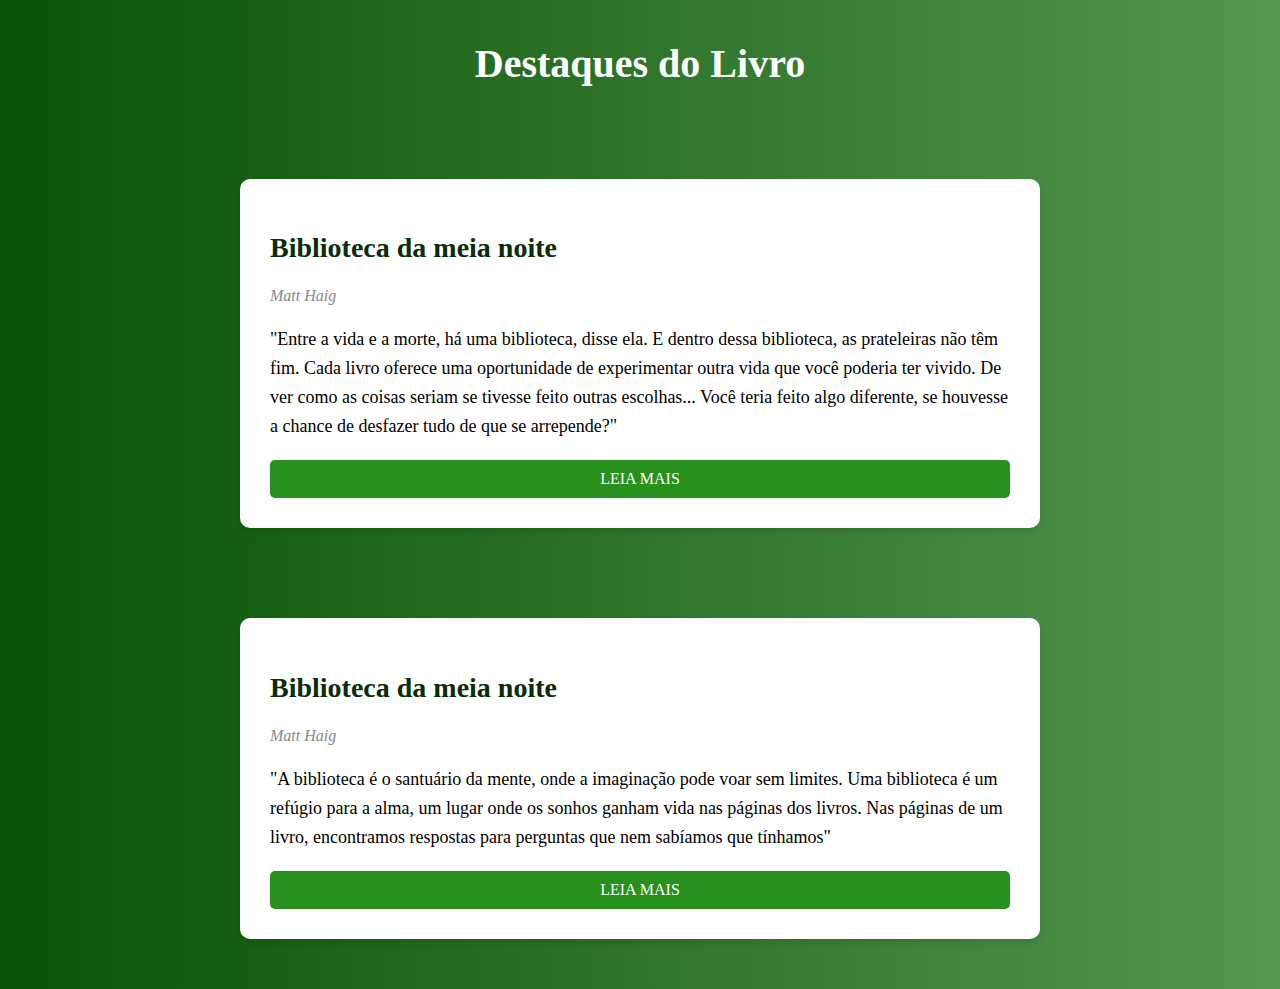
<file: destaque.html>
<!DOCTYPE html>
<html lang="en">
<head>
    <meta charset="UTF-8">
    <meta name="viewport" content="width=device-width, initial-scale=1.0">
    <title>Página de destaque</title>
    <link rel="website icon" type="png"
    href="https://cdn-icons-png.flaticon.com/128/3389/3389081.png">
    <link rel="stylesheet" href="style.css">
</head>
<body>
    <header>
        <h1>Destaques do Livro</h1>
    </header>

    <div class="menu-destaque">
        <nav>
            <ul>
                <li><a href="index.html">HOME</a></li>
                <li><a href="indicacoes.html">INDICAÇÕES</a></li>
            </ul>
        </nav>

    </div>

    <div class="container">
        <div class="book-luz">
            <h2 class="book-titulo">Biblioteca da meia noite</h2>
            <p class="book-autor">Matt Haig</p>
            <p class="book-texto">"Entre a vida e a morte, há uma biblioteca, disse ela. E dentro dessa biblioteca, as prateleiras não têm fim. Cada livro oferece uma oportunidade de experimentar outra vida que você poderia ter vivido. De ver como as coisas seriam se tivesse feito outras escolhas... Você teria feito algo diferente, se houvesse a chance de desfazer tudo de que se arrepende?"</p>
            <a href="https://www.amazon.com.br/Biblioteca-Meia-Noite-Matt-Haig/dp/6558380544/ref=sr_1_1?adgrpid=80981154123&hvadid=426735897508&hvdev=c&hvlocphy=1031442&hvnetw=g&hvqmt=e&hvrand=1200155795416967815&hvtargid=kwd-751245840379&hydadcr=5731_11235959&keywords=biblioteca+da+meia-noite&qid=1699024641&sr=8-1" class="botao-destaque">Leia mais</a>
        </div>

        <div class="book-luz">
            <h2 class="book-titulo">Biblioteca da meia noite</h2>
            <p class="book-autor">Matt Haig</p>
            <p class="book-texto">"A biblioteca é o santuário da mente, onde a imaginação pode voar sem limites. Uma biblioteca é um refúgio para a alma, um lugar onde os sonhos ganham vida nas páginas dos livros. Nas páginas de um livro, encontramos respostas para perguntas que nem sabíamos que tínhamos"</p>
            <a href="https://www.amazon.com.br/Biblioteca-Meia-Noite-Matt-Haig/dp/6558380544/ref=sr_1_1?adgrpid=80981154123&hvadid=426735897508&hvdev=c&hvlocphy=1031442&hvnetw=g&hvqmt=e&hvrand=1200155795416967815&hvtargid=kwd-751245840379&hydadcr=5731_11235959&keywords=biblioteca+da+meia-noite&qid=1699024641&sr=8-1" class="botao-destaque">Leia mais</a>
        </div>
    </div>
    
    
</body>
</html>
</file>
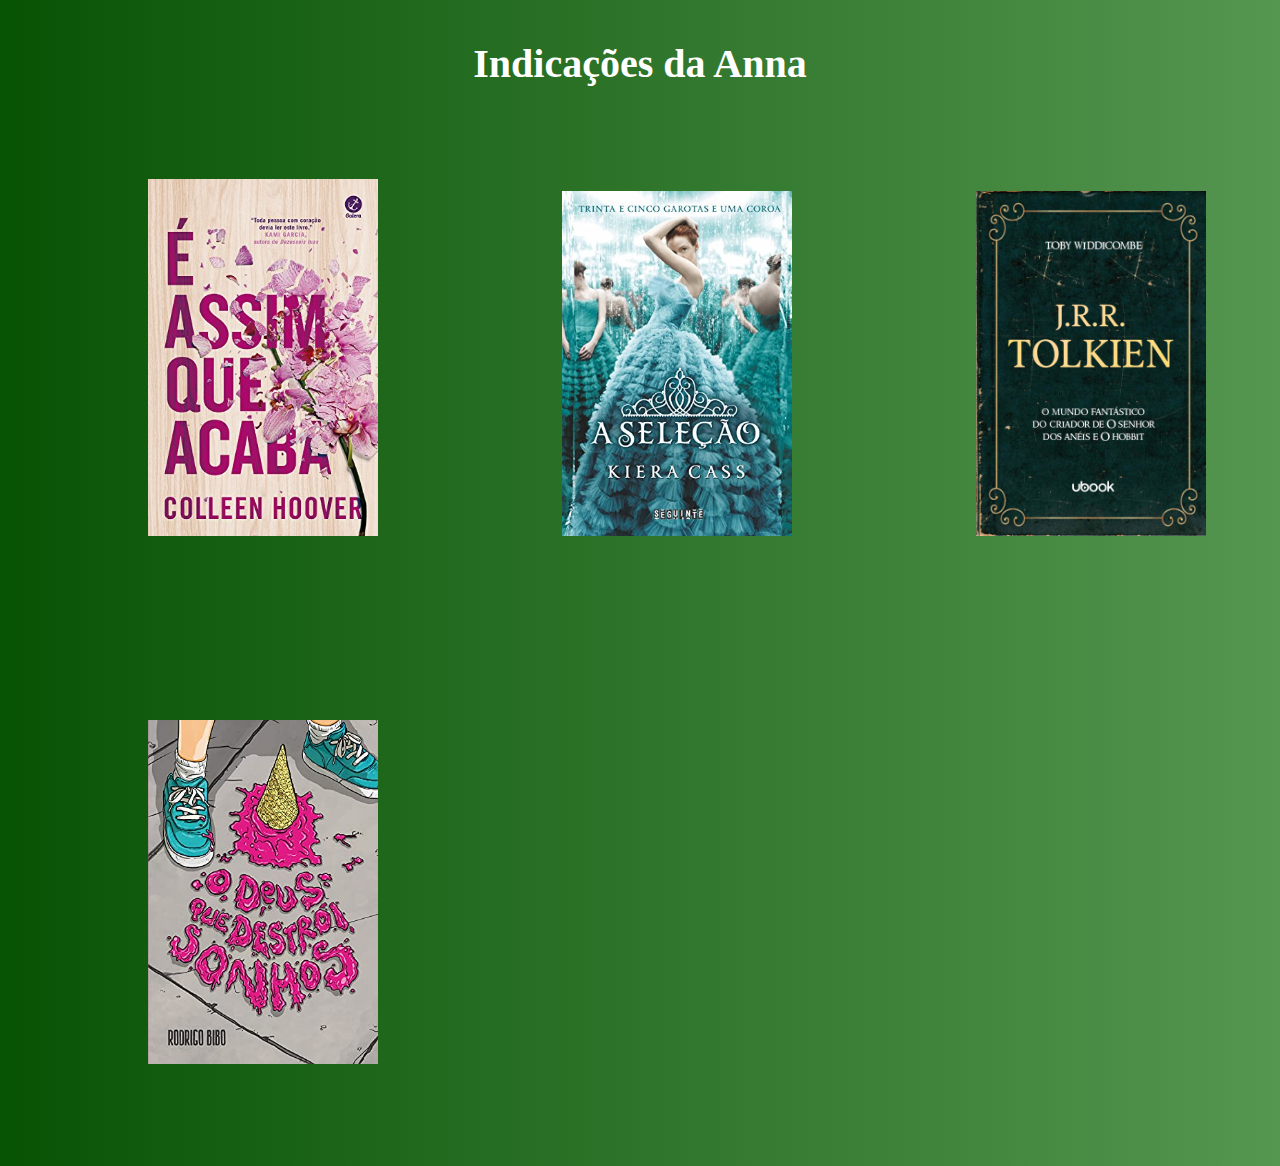
<file: indicacoes.html>
<!DOCTYPE html>
<html lang="pt-br">
<head>
    <meta charset="UTF-8">
    <meta name="viewport" content="width=device-width, initial-scale=1.0">
    <title>Página de indicações</title>
    <link rel="website icon" type="png"
    href="https://cdn-icons-png.flaticon.com/128/3389/3389081.png">
    <link rel="stylesheet" href="style.css">
</head>
<body>
    <header>
        <h1>Indicações da Anna</h1>
    </header>

    <div class="menu-destaque">
        <nav>
            <ul>
                <li><a href="index.html">HOME</a></li>
                <li><a href="destaque.html">DESTAQUE</a></li>
            </ul>
        </nav>

    </div>

    <div class="image-container">
        <img src="drama.jpg" alt="Imagem 1" class="carro">
        <div class="moto">Um romance sobre as escolhas corretas nas situações mais difíceis. As coisas não foram sempre fáceis para Lily, mas isso nunca a impediu de conquistar a vida tão sonhada. Ela percorreu um longo caminho desde a infância, em uma cidadezinha no Maine: se formou em marketing, mudou para Boston e abriu a própria loja. Então, quando se sente atraída por um lindo neurocirurgião chamado Ryle Kincaid, tudo parece perfeito demais para ser verdade. Ryle é confiante, teimoso, talvez até um pouco arrogante e se sente atraído por Lily. Porém, sua grande aversão a relacionamentos é perturbadora.</div>
    </div>

    <div class="image-container">
        <img src="romance.jpg" alt="Imagem 2" class="carro">
        <div class="moto">Muitas garotas sonham em ser princesas, mas este não é o caso de America Singer. Ela topa se inscrever na Seleção só para agradar a mãe, certa de que não será sorteada para participar da competição em que o príncipe escolherá sua futura esposa. Mas é claro que depois disso sua vida nunca mais será a mesma...

            Para trinta e cinco garotas, a Seleção é a chance de uma vida. É a oportunidade de ser alçada a um mundo de vestidos deslumbrantes e joias valiosas. De morar em um palácio, conquistar o coração do belo príncipe Maxon e um dia ser a rainha.
            Para America Singer, no entanto, estar entre as Selecionadas é um pesadelo. Significa deixar para trás o rapaz que ama.</div>
    </div>

    <div class="image-container">
        <img src="fantasia.jpg" alt="Imagem 2" class="carro">
        <div class="moto">Embarque numa viagem inesquecível para a Terra-média e tenha os três livros de O Senhor dos Anéis, a obra-prima de J.R.R. Tolkien e um dos maiores clássicos da fantasia, em edições de luxo com capa dura neste box de colecionador!

            Apesar de ter sido publicado em três volumes – A Sociedade do Anel, As Duas Torres e O Retorno do Rei – desde os anos 1950, O Senhor dos Anéis não é exatamente uma trilogia, mas um único grande romance que só pode ser compreendido em seu conjunto, segundo a concepção de seu autor, J.R.R. Tolkien.</div>
    </div>

    <div class="image-container">
        <img src="teologia.jpg" alt="Imagem 2" class="carro">
        <div  class="moto">O Deus cristão não pode ser domesticado Uma tentação constante que cerca a vida cristã é a inversão do chamado: a presunção de que  Deus precisa abençoar o meu caminho e me seguir em meus planos e sonhos.  Essa postura é enganosa e faz parecer que Deus só é fiel quando me abençoa.  Mas e se Deus derrubar o meu sorvete, ele deixa de ser fiel? Claro que não. Às vezes, ele só quer chamar a minha atenção para o caminho certo. Eu já testemunhei gente adulta se comportando como criança por não ter a vida que pediu a Deus.Pediu errado! Neste livro, apresento o caminho do discipulado, o caminho para "sonhar" o que Deus já planejou.</div>
    </div>






   

    
</body>
</html>
</file>
<file: style.css>
body{
  background: linear-gradient(to left, #559650, #075304);
}

menu{
  margin-top: 200px;
  margin-left: 1000px;
  display: flex;
  justify-content: space-between;
  align-items: center;
  padding-top: 10px;
}

nav ul{
  list-style: none;
  display: flex;
}

nav ul li{
  padding: 0 30px;
  font-size: 20px;
}

nav ul li a{
  color: white;
  text-decoration: none;
}

nav ul li a:hover{
  color: black;
}

.texto{
  margin-left: 100px;
  margin-top: 200px;

}

.texto1{
  margin-left: 100px;
  margin-top: 50px;
  font-size: 30px;

}

.sinopse{
  margin-left: 100px;
  margin-top: 60px;
  font-size: 20px;
}

.botao{
    height: 50px;
    width: 200px;
    margin-top: 100px;
    margin-left: 250px;
    border: none;
    border-radius: 20px;
    color: black;
    background-color: white;
    transition: background-color 0.5s ease, color 0.5s ease, transform 0.5s ease;
}
.botao:hover{
    color: black;
    transform: scale(1.2)
}

.imagem-livro{
  margin-left: 1200px;
  margin-top: -400px;
} 

.imagem-livro :hover{
  box-shadow: 0 0 2em #24f116;
  transform: scale(1.1);
}

header {
  color: #fff;
  text-align: center;
  padding: 0px 0;
}

h1 {
  font-size: 40px;
  margin-top: 40px;
}

.container {
  max-width: 800px;
  margin: 0 auto;
  padding: 0px;
}

.book-luz {
  background-color: #fff;
  border-radius: 10px;
  box-shadow: 0 4px 6px rgba(0, 0, 0, 0.1);
  padding: 30px;
  margin: 50px 0;
  margin-top: 90px;

}

.book-titulo {
  font-size: 28px;
  font-weight: bold;
  color: #0b2c08;
}

.book-autor {
  font-style: italic;
  color: #888;
  margin-top: 10px;
}

.book-texto {
  font-size: 18px;
  margin-top: 20px;
  line-height: 1.6;
}

.botao-destaque {
  display: block;
  background-color: #28911e;
  color: #fff;
  text-align: center;
  text-transform: uppercase;
  padding: 10px 20px;
  border: none;
  border-radius: 5px;
  margin-top: 20px;
  text-decoration: none;
}

.menu-destaque{
  margin-top: -90px;
  margin-left: 1400px;
  display: flex;
  justify-content: space-between;
  align-items: center;
  padding-top: 10px;
}

.image-container {
  padding: 90px;
  position: relative;
  display: inline-block;
  width: 230px; 
  height: auto;
  
}

.moto {
  display: none;
  position: absolute;
  top: 450px;
  left: 130px;
  background-color: rgba(0, 0, 0, 0.7);
  color: white;
  padding: 10px;
  width: 235px;
  transition: opacity 0.3s;
  font-size: 15px;
  height: auto;
}

.carro {
  width: 100%;
  margin-left: 50px;
}

.carro:hover + .moto {
  display: block;
}
</file>
